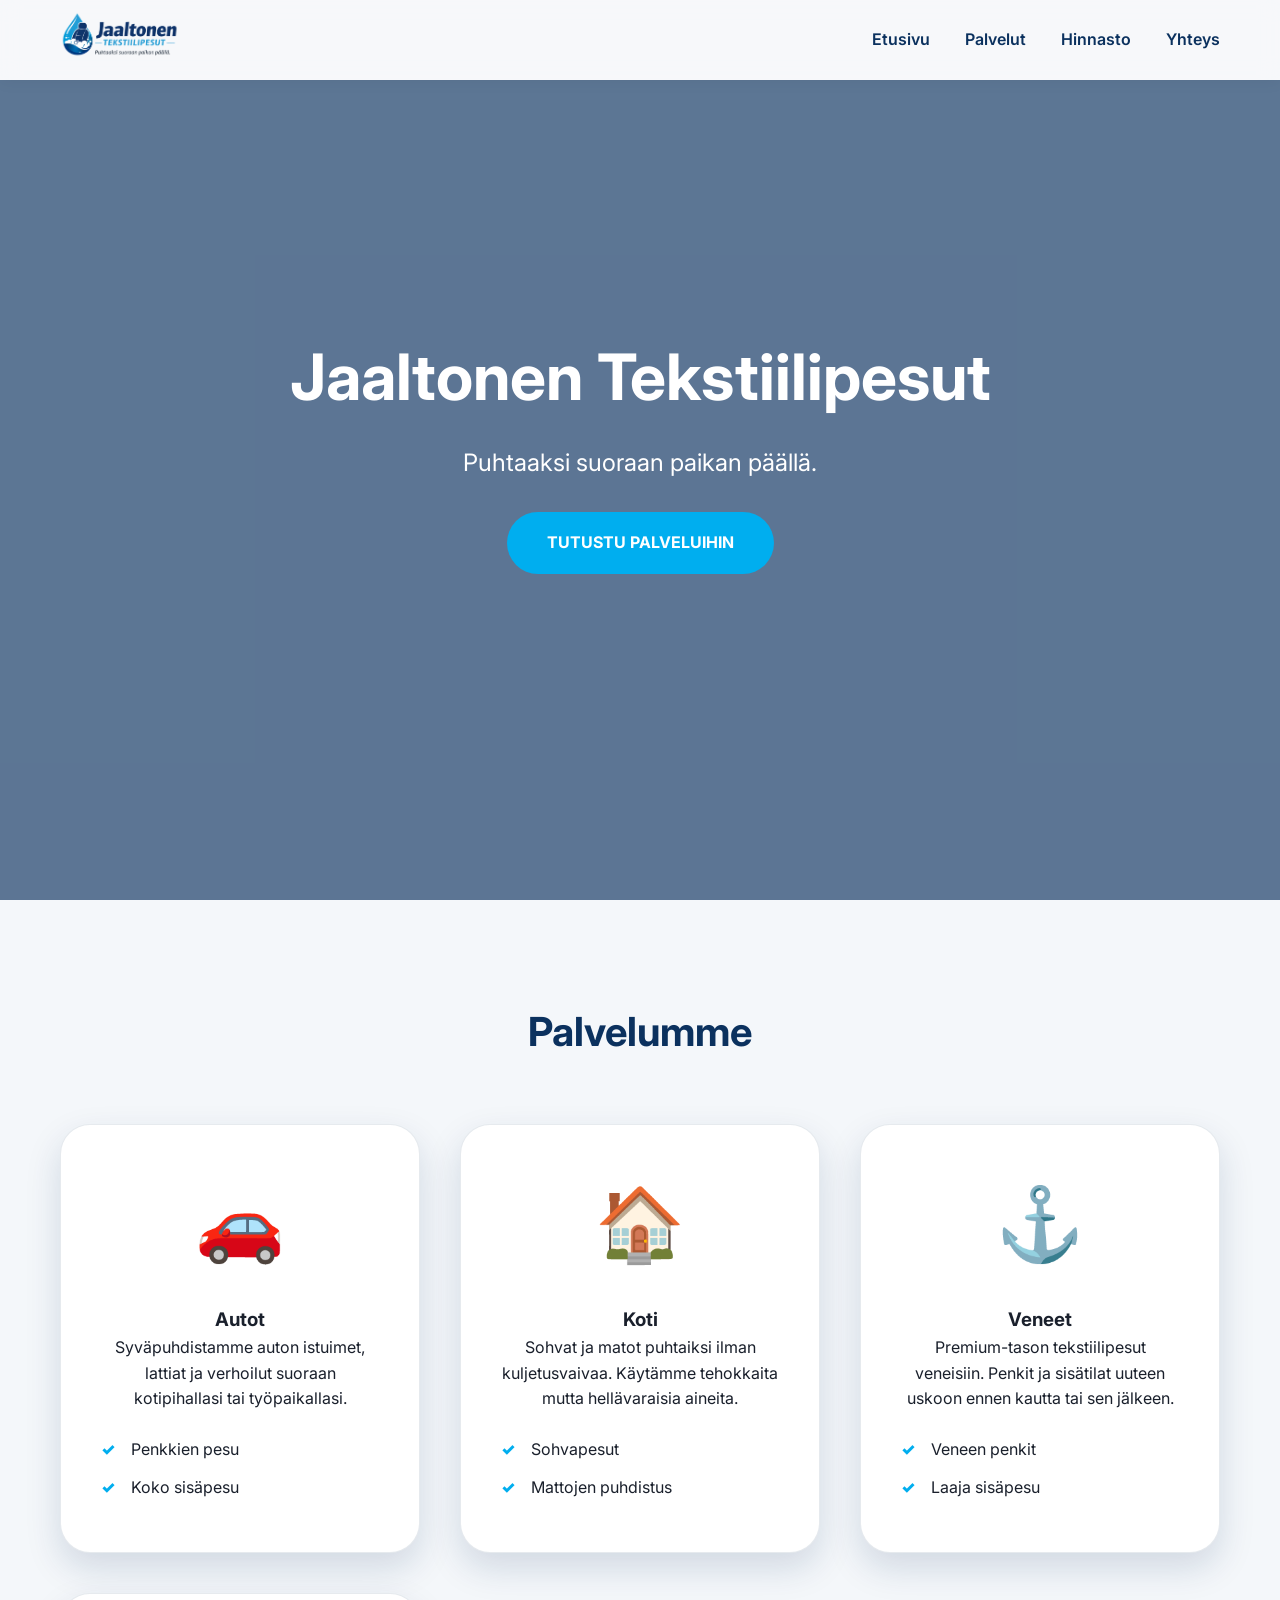
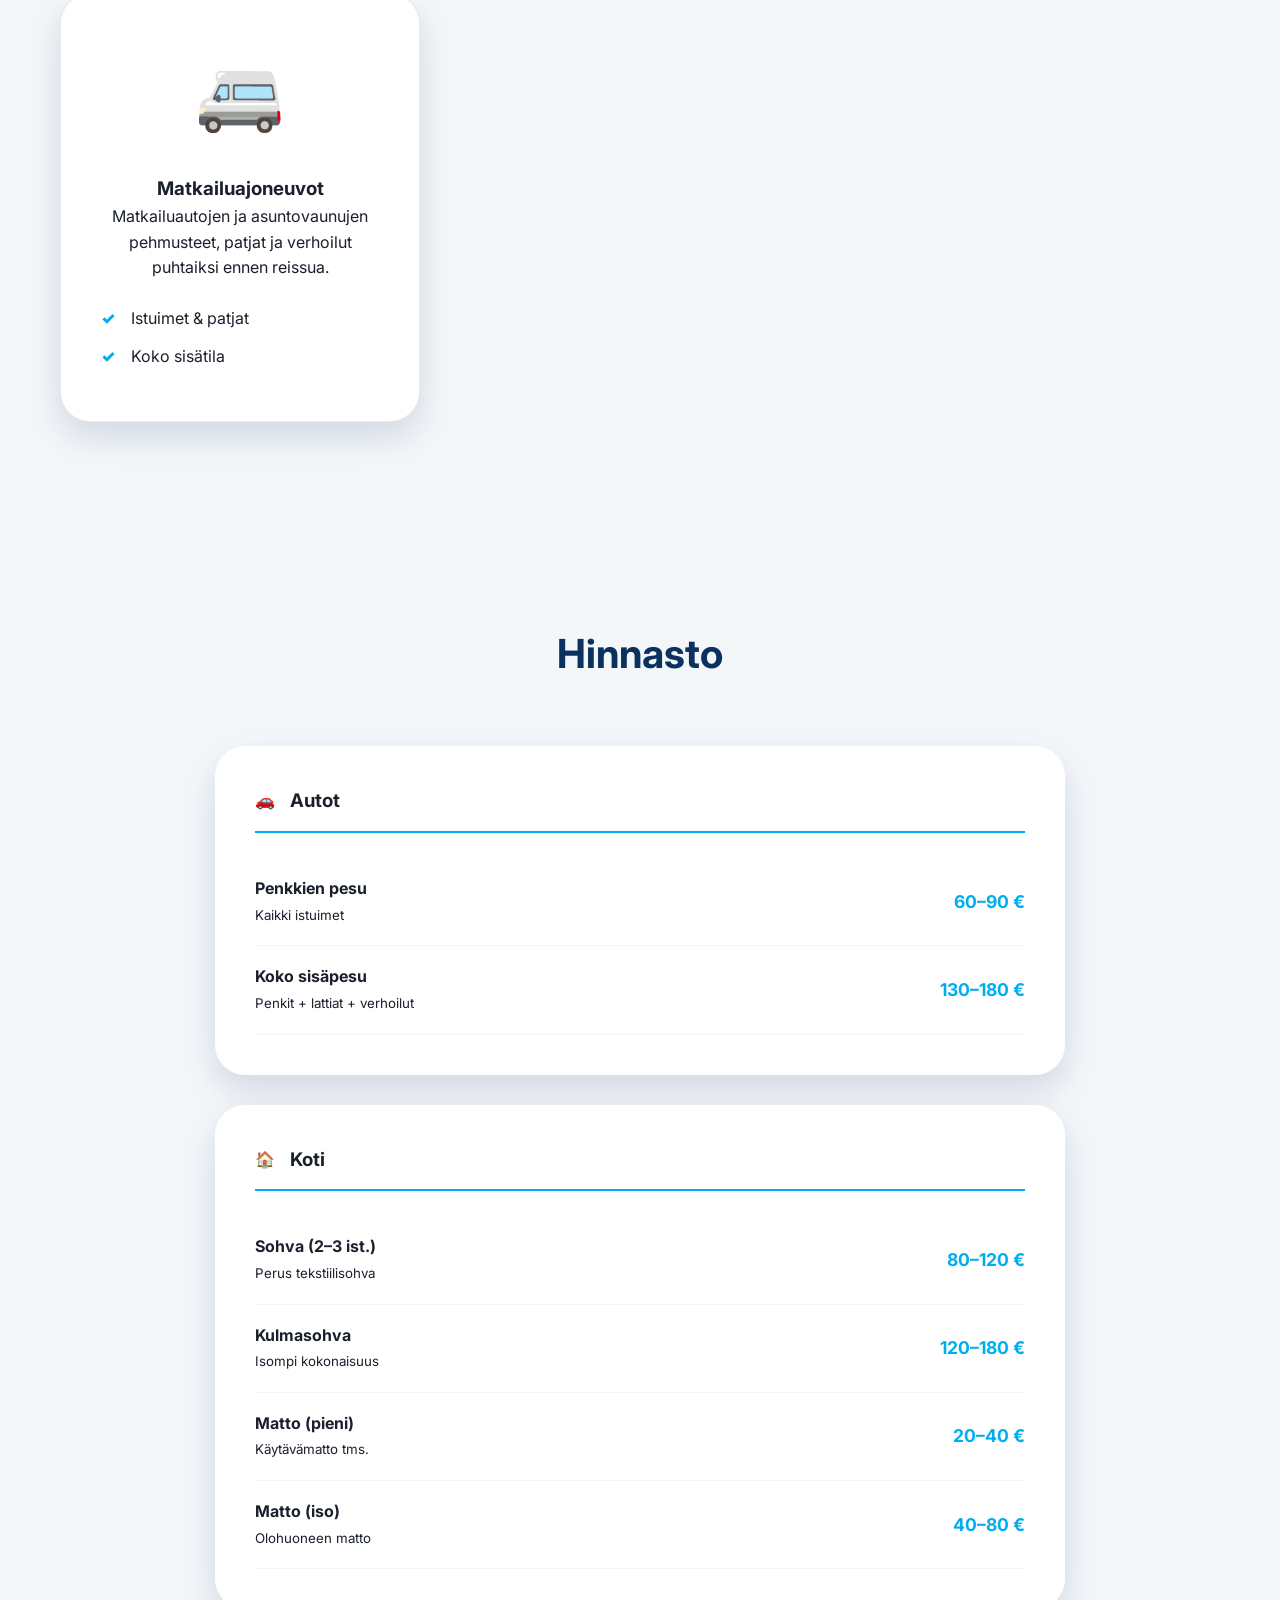
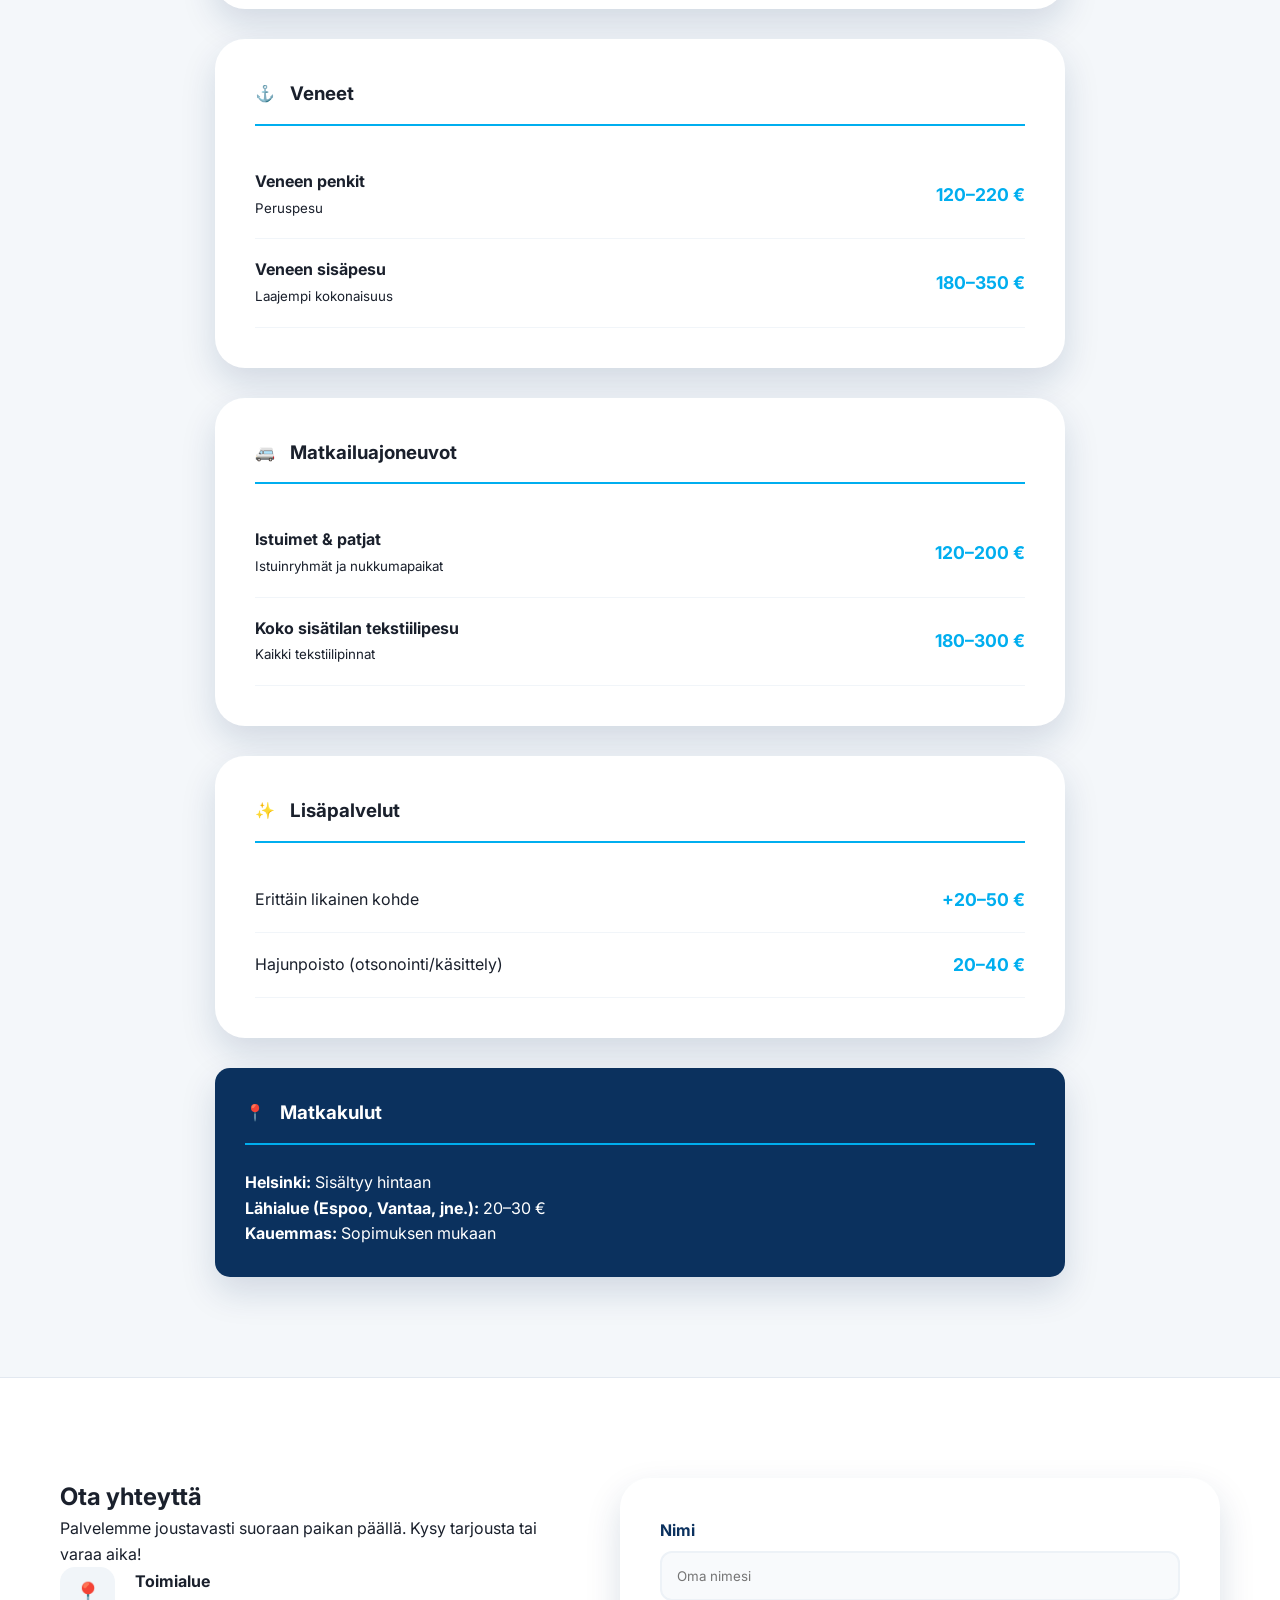
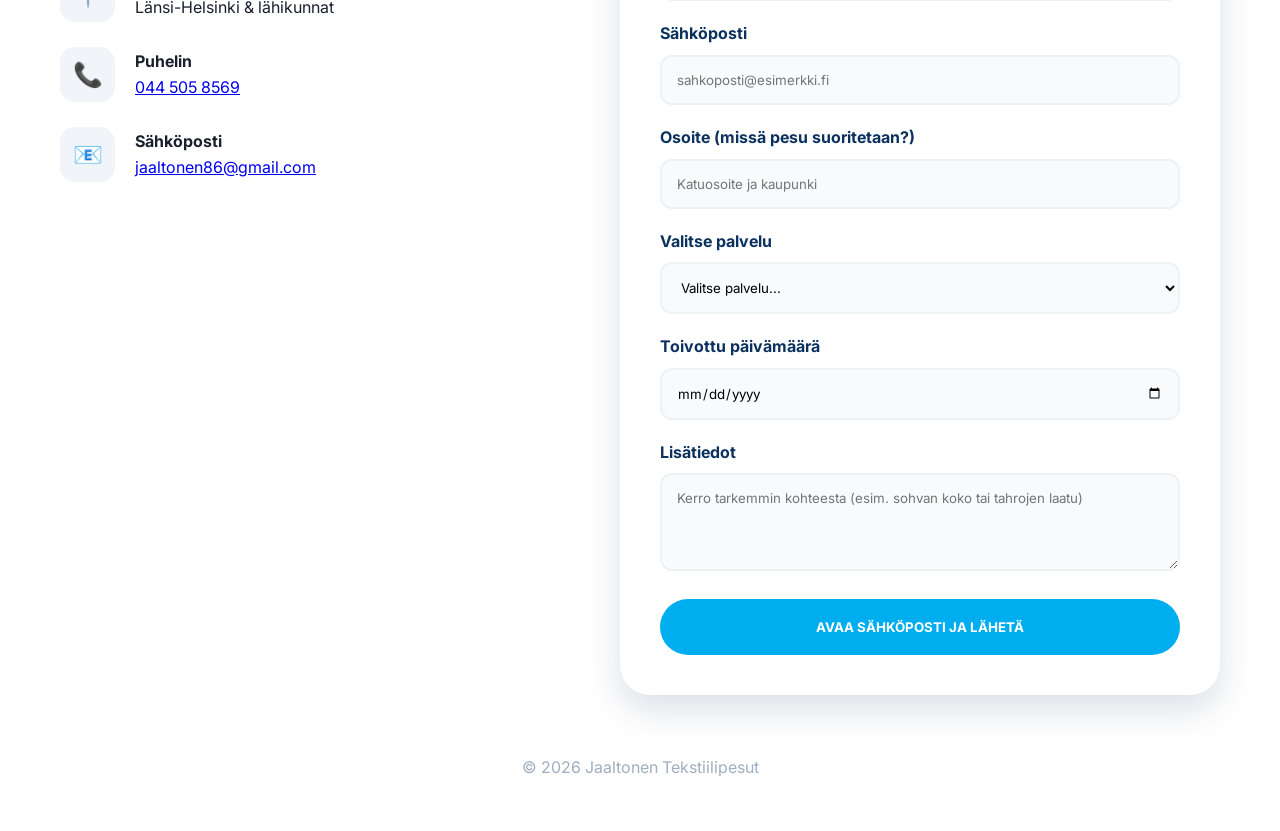
<file: index.html>
<!DOCTYPE html>
<html lang="fi">
<head>
    <meta charset="UTF-8">
    <meta name="viewport" content="width=device-width, initial-scale=1.0">
    <title>Jaaltonen Tekstiilipesut</title>
    <link rel="stylesheet" href="styles.css">
    <link id="theme-link" rel="stylesheet" href="light.css">
    <link href="https://fonts.googleapis.com/css2?family=Inter:wght@300;400;600;700&display=swap" rel="stylesheet">
</head>
<body>

    <header id="main-header">
        <nav class="container">
            <div class="logo">
                <img src="img/logo.png" alt="Logo">
            </div>
            
            <div class="nav-right">
                <ul class="nav-links" id="nav-menu">
                    <li><a href="#etusivu">Etusivu</a></li>
                    <li><a href="#palvelut">Palvelut</a></li>
                    <li><a href="#hinnasto">Hinnasto</a></li>
                    <li><a href="#yhteys">Yhteys</a></li>
                </ul>

                <!-- <div class="theme-switch-wrapper">
                    <label class="theme-switch" for="checkbox">
                        <input type="checkbox" id="checkbox" />
                        <div class="slider round"></div>
                    </label>
                </div> -->

                <div class="hamburger" id="hamburger">
                    <span></span>
                    <span></span>
                    <span></span>
                </div>
            </div>
        </nav>
    </header>

    <section id="etusivu" class="hero">
        <div class="hero-mask"></div>
        <div class="container hero-content">
            <h1>Jaaltonen Tekstiilipesut</h1>
            <p>Puhtaaksi suoraan paikan päällä.</p>
            <a href="#palvelut" class="cta-button">Tutustu palveluihin</a>
        </div>
    </section>

    <section id="palvelut" class="section-padding">
        <div class="container">
            <h2 class="section-title">Palvelumme</h2>
            <div class="card-grid">
                <div class="glass-card">
                    <div class="card-icon">🚗</div>
                    <h3>Autot</h3>
                    <p>Syväpuhdistamme auton istuimet, lattiat ja verhoilut suoraan kotipihallasi tai työpaikallasi.</p>
                    <ul class="card-list">
                        <li>Penkkien pesu</li>
                        <li>Koko sisäpesu</li>
                    </ul>
                </div>
                <div class="glass-card">
                    <div class="card-icon">🏠</div>
                    <h3>Koti</h3>
                    <p>Sohvat ja matot puhtaiksi ilman kuljetusvaivaa. Käytämme tehokkaita mutta hellävaraisia aineita.</p>
                    <ul class="card-list">
                        <li>Sohvapesut</li>
                        <li>Mattojen puhdistus</li>
                    </ul>
                </div>
                <div class="glass-card">
                    <div class="card-icon">⚓</div>
                    <h3>Veneet</h3>
                    <p>Premium-tason tekstiilipesut veneisiin. Penkit ja sisätilat uuteen uskoon ennen kautta tai sen jälkeen.</p>
                    <ul class="card-list">
                        <li>Veneen penkit</li>
                        <li>Laaja sisäpesu</li>
                    </ul>
                </div>
                <div class="glass-card">
                    <div class="card-icon">🚐</div>
                    <h3>Matkailuajoneuvot</h3>
                    <p>Matkailuautojen ja asuntovaunujen pehmusteet, patjat ja verhoilut puhtaiksi ennen reissua.</p>
                    <ul class="card-list">
                        <li>Istuimet & patjat</li>
                        <li>Koko sisätila</li>
                    </ul>
                </div>
            </div>
        </div>
    </section>

    <section id="hinnasto" class="section-padding">
        <div class="container">
            <h2 class="section-title">Hinnasto</h2>
            
            <div class="price-list-vertical">
                
                <div class="price-section glass-section">
                    <div class="price-header">
                        <span class="icon">🚗</span>
                        <h3>Autot</h3>
                    </div>
                    <table class="full-width-table">
                        <tr>
                            <td><strong>Penkkien pesu</strong><br><small>Kaikki istuimet</small></td>
                            <td class="price">60–90 €</td>
                        </tr>
                        <tr>
                            <td><strong>Koko sisäpesu</strong><br><small>Penkit + lattiat + verhoilut</small></td>
                            <td class="price">130–180 €</td>
                        </tr>
                    </table>
                </div>

                <div class="price-section glass-section">
                    <div class="price-header">
                        <span class="icon">🏠</span>
                        <h3>Koti</h3>
                    </div>
                    <table class="full-width-table">
                        <tr>
                            <td><strong>Sohva (2–3 ist.)</strong><br><small>Perus tekstiilisohva</small></td>
                            <td class="price">80–120 €</td>
                        </tr>
                        <tr>
                            <td><strong>Kulmasohva</strong><br><small>Isompi kokonaisuus</small></td>
                            <td class="price">120–180 €</td>
                        </tr>
                        <tr>
                            <td><strong>Matto (pieni)</strong><br><small>Käytävämatto tms.</small></td>
                            <td class="price">20–40 €</td>
                        </tr>
                        <tr>
                            <td><strong>Matto (iso)</strong><br><small>Olohuoneen matto</small></td>
                            <td class="price">40–80 €</td>
                        </tr>
                    </table>
                </div>

                <div class="price-section glass-section">
                    <div class="price-header">
                        <span class="icon">⚓</span>
                        <h3>Veneet</h3>
                    </div>
                    <table class="full-width-table">
                        <tr>
                            <td><strong>Veneen penkit</strong><br><small>Peruspesu</small></td>
                            <td class="price">120–220 €</td>
                        </tr>
                        <tr>
                            <td><strong>Veneen sisäpesu</strong><br><small>Laajempi kokonaisuus</small></td>
                            <td class="price">180–350 €</td>
                        </tr>
                    </table>
                </div>

                <div class="price-section glass-section">
                    <div class="price-header">
                        <span class="icon">🚐</span>
                        <h3>Matkailuajoneuvot</h3>
                    </div>
                    <table class="full-width-table">
                        <tr>
                            <td><strong>Istuimet & patjat</strong><br><small>Istuinryhmät ja nukkumapaikat</small></td>
                            <td class="price">120–200 €</td>
                        </tr>
                        <tr>
                            <td><strong>Koko sisätilan tekstiilipesu</strong><br><small>Kaikki tekstiilipinnat</small></td>
                            <td class="price">180–300 €</td>
                        </tr>
                    </table>
                </div>

                <div class="price-section glass-section">
                    <div class="price-header">
                        <span class="icon">✨</span>
                        <h3>Lisäpalvelut</h3>
                    </div>
                    <table class="full-width-table">
                        <tr>
                            <td>Erittäin likainen kohde</td>
                            <td class="price">+20–50 €</td>
                        </tr>
                        <tr>
                            <td>Hajunpoisto (otsonointi/käsittely)</td>
                            <td class="price">20–40 €</td>
                        </tr>
                    </table>
                </div>

                <div class="price-section travel-section glass-section">
                    <div class="price-header">
                        <span class="icon">📍</span>
                        <h3>Matkakulut</h3>
                    </div>
                    <div class="travel-details">
                        <p><strong>Helsinki:</strong> Sisältyy hintaan</p>
                        <p><strong>Lähialue (Espoo, Vantaa, jne.):</strong> 20–30 €</p>
                        <p><strong>Kauemmas:</strong> Sopimuksen mukaan</p>
                    </div>
                </div>

            </div>
        </div>
    </section>

    <footer id="yhteys">
        <div class="container footer-grid">
            
            <div class="footer-info">
                <h2>Ota yhteyttä</h2>
                <p class="footer-description">Palvelemme joustavasti suoraan paikan päällä. Kysy tarjousta tai varaa aika!</p>
                
                <div class="contact-details">
                    <div class="contact-item">
                        <span class="icon">📍</span>
                        <div>
                            <strong>Toimialue</strong>
                            <p>Länsi-Helsinki & lähikunnat</p>
                        </div>
                    </div>
                    <div class="contact-item">
                        <span class="icon">📞</span>
                        <div>
                            <strong>Puhelin</strong>
                            <p><a href="tel:+358445058569">044 505 8569</a></p>
                        </div>
                    </div>
                    <div class="contact-item">
                        <span class="icon">📧</span>
                        <div>
                            <strong>Sähköposti</strong>
                            <p><a href="mailto:jaaltonen86@gmail.com">jaaltonen86@gmail.com</a></p>
                        </div>
                    </div>
                </div>
            </div>

            <div class="footer-form">
                <form id="contact-form" class="glass-section">
                    <div class="form-group">
                        <label for="name">Nimi</label>
                        <input type="text" id="name" required placeholder="Oma nimesi">
                    </div>
                    <div class="form-group">
                        <label for="email">Sähköposti</label>
                        <input type="email" id="email" required placeholder="sahkoposti@esimerkki.fi">
                    </div>
                    <div class="form-group">
                        <label for="address">Osoite (missä pesu suoritetaan?)</label>
                        <input type="text" id="address" required placeholder="Katuosoite ja kaupunki">
                    </div>
                    <div class="form-group">
                        <label for="service">Valitse palvelu</label>
                        <select id="service" required>
                            <option value="" disabled selected>Valitse palvelu...</option>
                            <option value="Auto">Auto (Penkit / Sisäpesu)</option>
                            <option value="Koti">Koti (Sohva / Matot)</option>
                            <option value="Vene">Vene (Penkit / Sisäpesu)</option>
                            <option value="Matkailuajoneuvo">Matkailuajoneuvo</option>
                            <option value="Muu">Muu / Useampi kohde</option>
                        </select>
                    </div>
                    <div class="form-group">
                        <label for="date">Toivottu päivämäärä</label>
                        <input type="date" id="date">
                    </div>
                    <div class="form-group">
                        <label for="message">Lisätiedot</label>
                        <textarea id="message" rows="4" placeholder="Kerro tarkemmin kohteesta (esim. sohvan koko tai tahrojen laatu)"></textarea>
                    </div>
                    <button type="submit" class="cta-button submit-btn">Avaa sähköposti ja lähetä</button>
                </form>
            </div>

        </div>
        <div class="footer-bottom">
            <p>&copy; 2026 Jaaltonen Tekstiilipesut</p>
        </div>
    </footer>

    <script src="script.js"></script>
</body>
</html>
</file>
<file: styles.css>
/* --- PERUSASETUKSET & FONTTI --- */
:root {
    --primary-blue: #0b315e;
    --accent-blue: #00aeef;
    --bg-light: #f4f7fa;
    --white: #ffffff;
    --text-dark: #1a202c;
    --transition: all 0.3s cubic-bezier(0.4, 0, 0.2, 1);
    --shadow: 0 15px 35px rgba(11, 49, 94, 0.1);
}

html { 
    scroll-behavior: smooth !important; 
}

* { 
    margin: 0; 
    padding: 0; 
    box-sizing: border-box; 
    font-family: 'Inter', sans-serif !important; 
}

body { 
    background-color: var(--bg-light); 
    color: var(--text-dark);
    line-height: 1.6;
}

.container { 
    max-width: 1200px; 
    margin: 0 auto; 
    padding: 0 20px; 
}

section { 
    padding: 100px 0; 
}

.section-title {
    text-align: center;
    font-size: 2.5rem;
    color: var(--primary-blue);
    margin-bottom: 60px;
    font-weight: 700;
}

/* --- HEADER & NAV --- */
header {
    height: 80px; 
    width: 100%; 
    position: fixed; 
    top: 0; 
    z-index: 1000;
    display: flex; 
    align-items: center; 
    background: rgba(255, 255, 255, 0.95);
    backdrop-filter: blur(10px);
    box-shadow: 0 2px 15px rgba(0,0,0,0.05);
}

nav { 
    display: flex; 
    justify-content: space-between; 
    align-items: center; 
    width: 100%; 
}

.logo img { 
    height: 50px; 
}

.nav-links { 
    display: flex; 
    list-style: none; 
    gap: 35px; 
}

.nav-links a { 
    text-decoration: none; 
    font-weight: 600; 
    color: var(--primary-blue); 
}

/* --- HERO-ALUE (KORJATTU) --- */
.hero {
    height: 100vh; 
    position: relative; 
    display: flex; 
    align-items: center; 
    justify-content: center;
    background: url('https://images.unsplash.com/photo-1527515637462-cff94eecc1ac?q=80&w=2070') center/cover no-repeat;
    color: var(--white); 
    text-align: center;
    margin-top: 0; /* Varmistetaan että alkaa ylhäältä */
}

.hero-mask { 
    position: absolute; 
    inset: 0; 
    background: rgba(11, 49, 94, 0.65); 
    z-index: 1;
}

.hero-content { 
    position: relative; 
    z-index: 2; 
}

.hero-content h1 { 
    font-size: clamp(2.5rem, 8vw, 4rem); 
    margin-bottom: 15px; 
    font-weight: 700;
}

.hero-content p {
    font-size: 1.5rem;
    margin-bottom: 30px;
}

.cta-button {
    display: inline-block; 
    padding: 18px 40px; 
    background: var(--accent-blue);
    color: var(--white); 
    text-decoration: none; 
    border-radius: 50px; 
    font-weight: 700;
    text-transform: uppercase; 
    transition: var(--transition);
    border: none;
    cursor: pointer;
}

.cta-button:hover { 
    transform: translateY(-3px); 
    box-shadow: 0 10px 20px rgba(0,174,239,0.4); 
}

/* --- PALVELUKORTIT --- */
.card-grid { 
    display: grid; 
    grid-template-columns: repeat(auto-fit, minmax(280px, 1fr)); 
    gap: 40px; 
}

.glass-card {
    padding: 40px; 
    border-radius: 30px; 
    background: var(--white);
    border: 1px solid rgba(11, 49, 94, 0.1); 
    box-shadow: var(--shadow);
    transition: var(--transition);
    text-align: center;
    display: flex;
    flex-direction: column;
    align-items: center;
}

.card-icon { 
    font-size: 4.5rem !important; 
    margin-bottom: 25px; 
    display: block;
}

.card-list { 
    list-style: none; 
    margin-top: 25px; 
    text-align: left; 
    width: 100%;
}

.card-list li { 
    position: relative; 
    padding-left: 30px; 
    margin-bottom: 12px; 
}

.card-list li::before { 
    content: "✓"; 
    position: absolute; 
    left: 0; 
    color: var(--accent-blue); 
    font-weight: 900; 
}

/* --- HINNASTO --- */
.price-list-vertical { 
    max-width: 850px; 
    margin: 0 auto; 
    display: flex; 
    flex-direction: column; 
    gap: 30px; 
}

.glass-section {
    padding: 40px;
    border-radius: 30px;
    background: var(--white);
    box-shadow: var(--shadow);
}

.price-header {
    display: flex;
    align-items: center;
    gap: 15px;
    margin-bottom: 25px;
    border-bottom: 2px solid var(--accent-blue);
    padding-bottom: 15px;
}

.full-width-table { width: 100%; border-collapse: collapse; }
.full-width-table td { padding: 18px 0; border-bottom: 1px solid #f1f5f9; }
.price { text-align: right; font-weight: 700; color: var(--accent-blue); font-size: 1.1rem; }

.travel-section {
    background: var(--primary-blue) !important;
    color: var(--white) !important;
}

/* --- FOOTER & LOMAKE --- */
footer { 
    padding: 100px 0 50px; 
    background: var(--white); 
    border-top: 1px solid #e2e8f0;
}

.footer-grid { 
    display: grid; 
    grid-template-columns: 1fr 1.2fr; 
    gap: 60px; 
}

.contact-item { 
    display: flex; 
    gap: 20px; 
    margin-bottom: 25px; 
    align-items: center;
}

.contact-item .icon { 
    font-size: 1.5rem; 
    background: #f1f5f9; 
    padding: 12px; 
    border-radius: 15px; 
    width: 55px; 
    height: 55px; 
    display: flex; 
    align-items: center; 
    justify-content: center;
}

.form-group { margin-bottom: 20px; }
.form-group label { display: block; margin-bottom: 8px; font-weight: 700; color: var(--primary-blue); }

.form-group input, .form-group select, .form-group textarea {
    width: 100%; padding: 15px; border-radius: 12px; border: 2px solid #edf2f7; background: #f8fafc;
}

.submit-btn {
    width: 100%; padding: 20px; background: var(--accent-blue); color: white; border: none; border-radius: 50px; font-weight: 700; cursor: pointer;
}

.footer-bottom { text-align: center; margin-top: 60px; color: #a0aec0; }

/* --- MOBIILI --- */
@media (max-width: 992px) {
    .footer-grid { grid-template-columns: 1fr; }
    .hero-content h1 { font-size: 2.5rem; }
    .nav-links { display: none; }
}
</file>
<file: light.css>
:root {
    --bg-color: #f0f4f8;
    --text-color: #1a202c;
    --title-color: #0b315e;
    --header-bg: #ffffff;
    --nav-link-color: #0b315e;
    --glass-bg: rgba(255, 255, 255, 0.95);
    --border-color: #0b315e;
    --shadow: 0 15px 35px rgba(11, 49, 94, 0.15);
    --input-bg: #ffffff;
    --footer-bg: #ffffff;
    --footer-text: #0b315e;
}
.travel-section { background: #0b315e !important; color: white !important; padding: 30px; border-radius: 15px; }
.travel-section * { color: white !important; }
</file>
